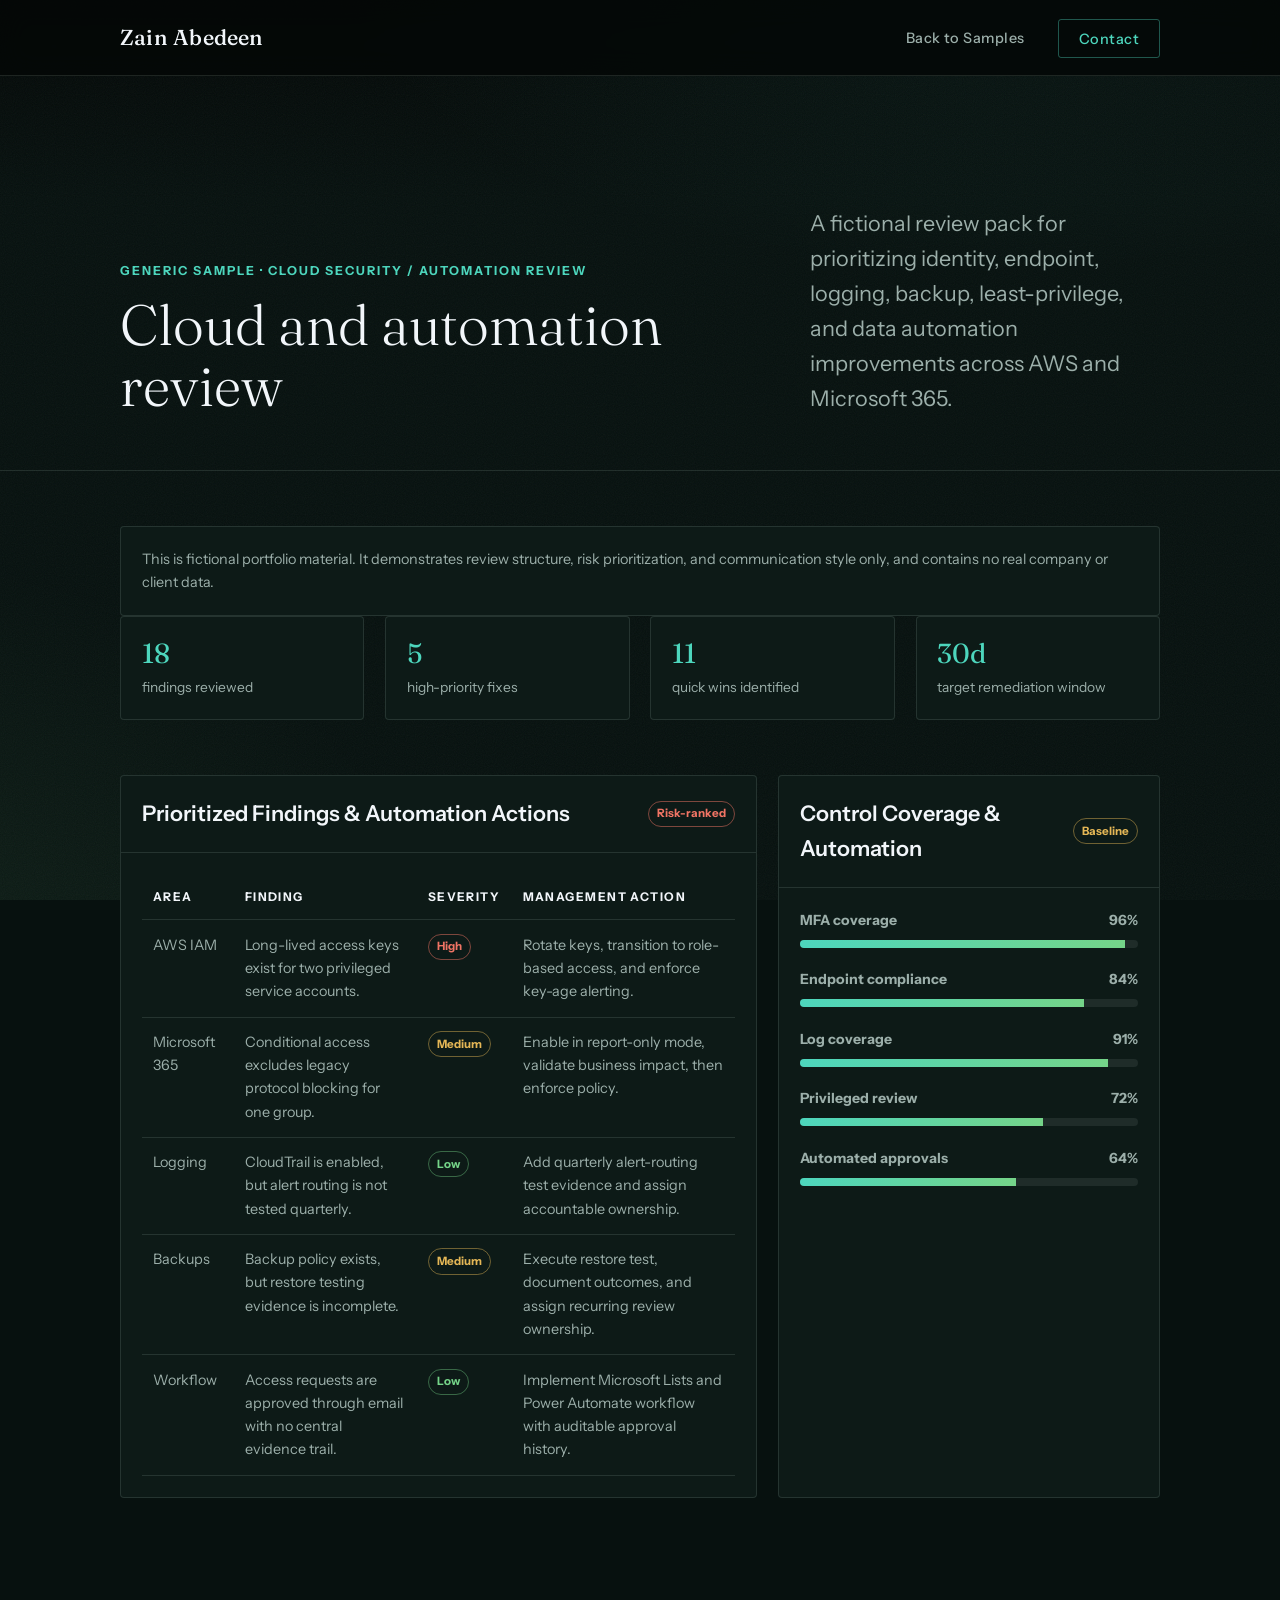
<file: samples/cloud-security-review.html>
<!doctype html>
<html lang="en">
<head>
  <meta charset="UTF-8">
  <meta name="viewport" content="width=device-width, initial-scale=1.0">
  <meta name="description" content="Generic portfolio sample: AWS and Microsoft 365 cloud security, controls assurance, and automation review pack.">
  <title>Sample Project - Cloud and Automation Review</title>
  <link rel="preconnect" href="https://fonts.googleapis.com">
  <link rel="preconnect" href="https://fonts.gstatic.com" crossorigin>
  <link href="https://fonts.googleapis.com/css2?family=Fraunces:ital,opsz,wght@0,9..144,300;0,9..144,400;0,9..144,500;1,9..144,300;1,9..144,400&family=Instrument+Sans:ital,wght@0,400;0,500;0,600;1,400&display=swap" rel="stylesheet">
  <link rel="stylesheet" href="../styles.css">
</head>
<body class="sample-page">
  <header class="nav">
    <div class="container nav-inner">
      <a href="../index.html#top" class="wordmark">Zain&nbsp;Abedeen</a>
      <nav aria-label="Sample navigation">
        <ul class="nav-links">
          <li><a href="../index.html#samples" class="nav-link">Back to Samples</a></li>
          <li><a href="../index.html#contact" class="nav-link nav-link-cta">Contact</a></li>
        </ul>
      </nav>
    </div>
  </header>

  <main>
    <section class="sample-hero">
      <div class="container">
        <div>
          <p class="sample-label">Generic sample · Cloud Security / automation review</p>
          <h1>Cloud and automation review</h1>
        </div>
        <p class="sample-summary">A fictional review pack for prioritizing identity, endpoint, logging, backup, least-privilege, and data automation improvements across AWS and Microsoft 365.</p>
      </div>
    </section>

    <section class="sample-shell">
      <div class="container">
        <p class="sample-disclaimer">This is fictional portfolio material. It demonstrates review structure, risk prioritization, and communication style only, and contains no real company or client data.</p>

        <div class="sample-grid">
          <div class="metric-card"><strong>18</strong><span>findings reviewed</span></div>
          <div class="metric-card"><strong>5</strong><span>high-priority fixes</span></div>
          <div class="metric-card"><strong>11</strong><span>quick wins identified</span></div>
          <div class="metric-card"><strong>30d</strong><span>target remediation window</span></div>
        </div>

        <div class="sample-panels">
          <article class="sample-panel">
            <div class="panel-head">
              <h2>Prioritized Findings &amp; Automation Actions</h2>
              <span class="pill high">Risk-ranked</span>
            </div>
            <div class="panel-body">
              <table class="sample-table">
                <thead>
                  <tr>
                    <th>Area</th>
                    <th>Finding</th>
                    <th>Severity</th>
                    <th>Management action</th>
                  </tr>
                </thead>
                <tbody>
                  <tr>
                    <td>AWS IAM</td>
                    <td>Long-lived access keys exist for two privileged service accounts.</td>
                    <td><span class="pill high">High</span></td>
                    <td>Rotate keys, transition to role-based access, and enforce key-age alerting.</td>
                  </tr>
                  <tr>
                    <td>Microsoft 365</td>
                    <td>Conditional access excludes legacy protocol blocking for one group.</td>
                    <td><span class="pill medium">Medium</span></td>
                    <td>Enable in report-only mode, validate business impact, then enforce policy.</td>
                  </tr>
                  <tr>
                    <td>Logging</td>
                    <td>CloudTrail is enabled, but alert routing is not tested quarterly.</td>
                    <td><span class="pill low">Low</span></td>
                    <td>Add quarterly alert-routing test evidence and assign accountable ownership.</td>
                  </tr>
                  <tr>
                    <td>Backups</td>
                    <td>Backup policy exists, but restore testing evidence is incomplete.</td>
                    <td><span class="pill medium">Medium</span></td>
                    <td>Execute restore test, document outcomes, and assign recurring review ownership.</td>
                  </tr>
                  <tr>
                    <td>Workflow</td>
                    <td>Access requests are approved through email with no central evidence trail.</td>
                    <td><span class="pill low">Low</span></td>
                    <td>Implement Microsoft Lists and Power Automate workflow with auditable approval history.</td>
                  </tr>
                </tbody>
              </table>
            </div>
          </article>

          <aside class="sample-panel">
            <div class="panel-head">
              <h2>Control Coverage &amp; Automation</h2>
              <span class="pill review">Baseline</span>
            </div>
            <div class="panel-body">
              <div class="bar-list">
                <div class="bar-row"><span><b>MFA coverage</b><b>96%</b></span><div class="bar"><i style="--w:96%"></i></div></div>
                <div class="bar-row"><span><b>Endpoint compliance</b><b>84%</b></span><div class="bar"><i style="--w:84%"></i></div></div>
                <div class="bar-row"><span><b>Log coverage</b><b>91%</b></span><div class="bar"><i style="--w:91%"></i></div></div>
                <div class="bar-row"><span><b>Privileged review</b><b>72%</b></span><div class="bar"><i style="--w:72%"></i></div></div>
                <div class="bar-row"><span><b>Automated approvals</b><b>64%</b></span><div class="bar"><i style="--w:64%"></i></div></div>
              </div>
            </div>
          </aside>
        </div>
      </div>
    </section>
  </main>
</body>
</html>
</file>
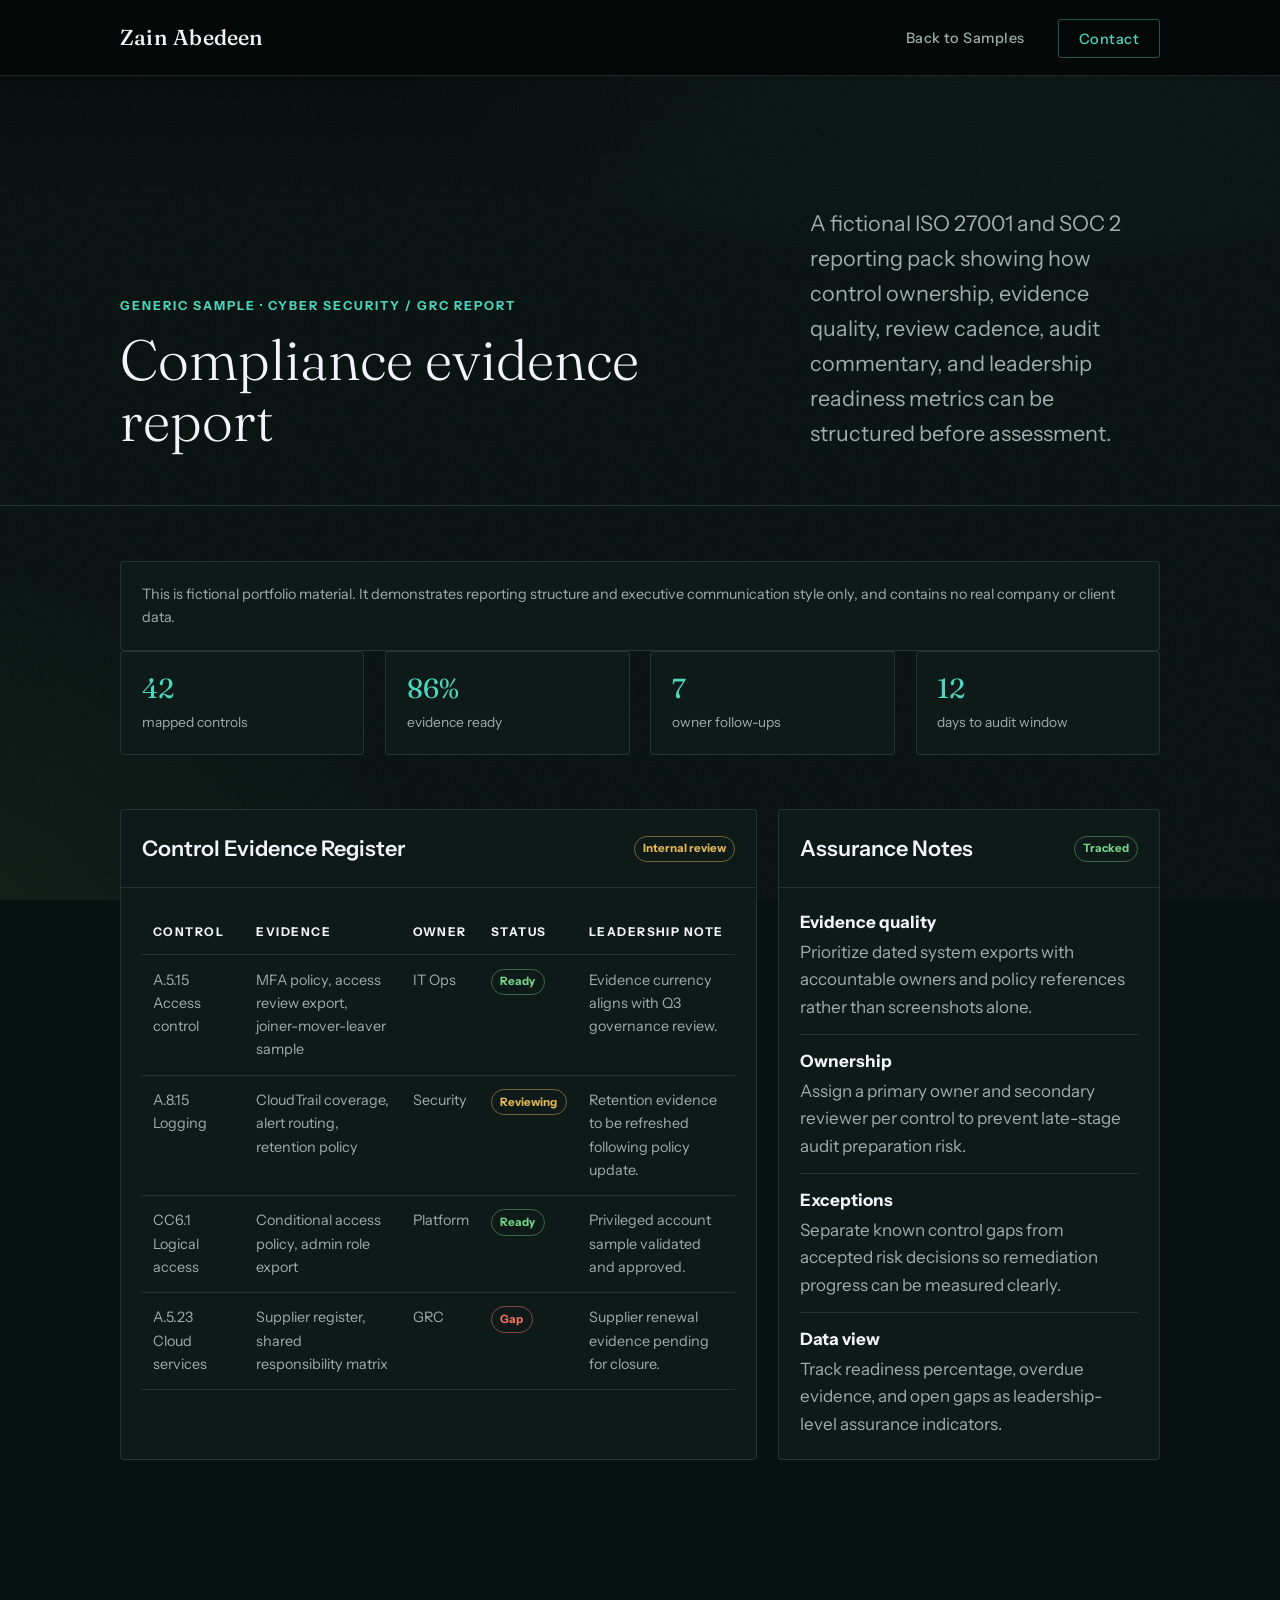
<file: samples/compliance-evidence-pack.html>
<!doctype html>
<html lang="en">
<head>
  <meta charset="UTF-8">
  <meta name="viewport" content="width=device-width, initial-scale=1.0">
  <meta name="description" content="Generic portfolio sample: ISO 27001 and SOC 2 compliance evidence reporting for leadership and audit readiness.">
  <title>Sample Project - Compliance Evidence Report</title>
  <link rel="preconnect" href="https://fonts.googleapis.com">
  <link rel="preconnect" href="https://fonts.gstatic.com" crossorigin>
  <link href="https://fonts.googleapis.com/css2?family=Fraunces:ital,opsz,wght@0,9..144,300;0,9..144,400;0,9..144,500;1,9..144,300;1,9..144,400&family=Instrument+Sans:ital,wght@0,400;0,500;0,600;1,400&display=swap" rel="stylesheet">
  <link rel="stylesheet" href="../styles.css">
</head>
<body class="sample-page">
  <header class="nav">
    <div class="container nav-inner">
      <a href="../index.html#top" class="wordmark">Zain&nbsp;Abedeen</a>
      <nav aria-label="Sample navigation">
        <ul class="nav-links">
          <li><a href="../index.html#samples" class="nav-link">Back to Samples</a></li>
          <li><a href="../index.html#contact" class="nav-link nav-link-cta">Contact</a></li>
        </ul>
      </nav>
    </div>
  </header>

  <main>
    <section class="sample-hero">
      <div class="container">
        <div>
          <p class="sample-label">Generic sample · Cyber Security / GRC report</p>
          <h1>Compliance evidence report</h1>
        </div>
        <p class="sample-summary">A fictional ISO 27001 and SOC 2 reporting pack showing how control ownership, evidence quality, review cadence, audit commentary, and leadership readiness metrics can be structured before assessment.</p>
      </div>
    </section>

    <section class="sample-shell">
      <div class="container">
        <p class="sample-disclaimer">This is fictional portfolio material. It demonstrates reporting structure and executive communication style only, and contains no real company or client data.</p>

        <div class="sample-grid">
          <div class="metric-card"><strong>42</strong><span>mapped controls</span></div>
          <div class="metric-card"><strong>86%</strong><span>evidence ready</span></div>
          <div class="metric-card"><strong>7</strong><span>owner follow-ups</span></div>
          <div class="metric-card"><strong>12</strong><span>days to audit window</span></div>
        </div>

        <div class="sample-panels">
          <article class="sample-panel">
            <div class="panel-head">
              <h2>Control Evidence Register</h2>
              <span class="pill review">Internal review</span>
            </div>
            <div class="panel-body">
              <table class="sample-table">
                <thead>
                  <tr>
                    <th>Control</th>
                    <th>Evidence</th>
                    <th>Owner</th>
                    <th>Status</th>
                    <th>Leadership note</th>
                  </tr>
                </thead>
                <tbody>
                  <tr>
                    <td>A.5.15 Access control</td>
                    <td>MFA policy, access review export, joiner-mover-leaver sample</td>
                    <td>IT Ops</td>
                    <td><span class="pill ready">Ready</span></td>
                    <td>Evidence currency aligns with Q3 governance review.</td>
                  </tr>
                  <tr>
                    <td>A.8.15 Logging</td>
                    <td>CloudTrail coverage, alert routing, retention policy</td>
                    <td>Security</td>
                    <td><span class="pill review">Reviewing</span></td>
                    <td>Retention evidence to be refreshed following policy update.</td>
                  </tr>
                  <tr>
                    <td>CC6.1 Logical access</td>
                    <td>Conditional access policy, admin role export</td>
                    <td>Platform</td>
                    <td><span class="pill ready">Ready</span></td>
                    <td>Privileged account sample validated and approved.</td>
                  </tr>
                  <tr>
                    <td>A.5.23 Cloud services</td>
                    <td>Supplier register, shared responsibility matrix</td>
                    <td>GRC</td>
                    <td><span class="pill blocked">Gap</span></td>
                    <td>Supplier renewal evidence pending for closure.</td>
                  </tr>
                </tbody>
              </table>
            </div>
          </article>

          <aside class="sample-panel">
            <div class="panel-head">
              <h2>Assurance Notes</h2>
              <span class="pill ready">Tracked</span>
            </div>
            <div class="panel-body">
              <ul class="note-list">
                <li><strong>Evidence quality</strong>Prioritize dated system exports with accountable owners and policy references rather than screenshots alone.</li>
                <li><strong>Ownership</strong>Assign a primary owner and secondary reviewer per control to prevent late-stage audit preparation risk.</li>
                <li><strong>Exceptions</strong>Separate known control gaps from accepted risk decisions so remediation progress can be measured clearly.</li>
                <li><strong>Data view</strong>Track readiness percentage, overdue evidence, and open gaps as leadership-level assurance indicators.</li>
              </ul>
            </div>
          </aside>
        </div>
      </div>
    </section>
  </main>
</body>
</html>
</file>
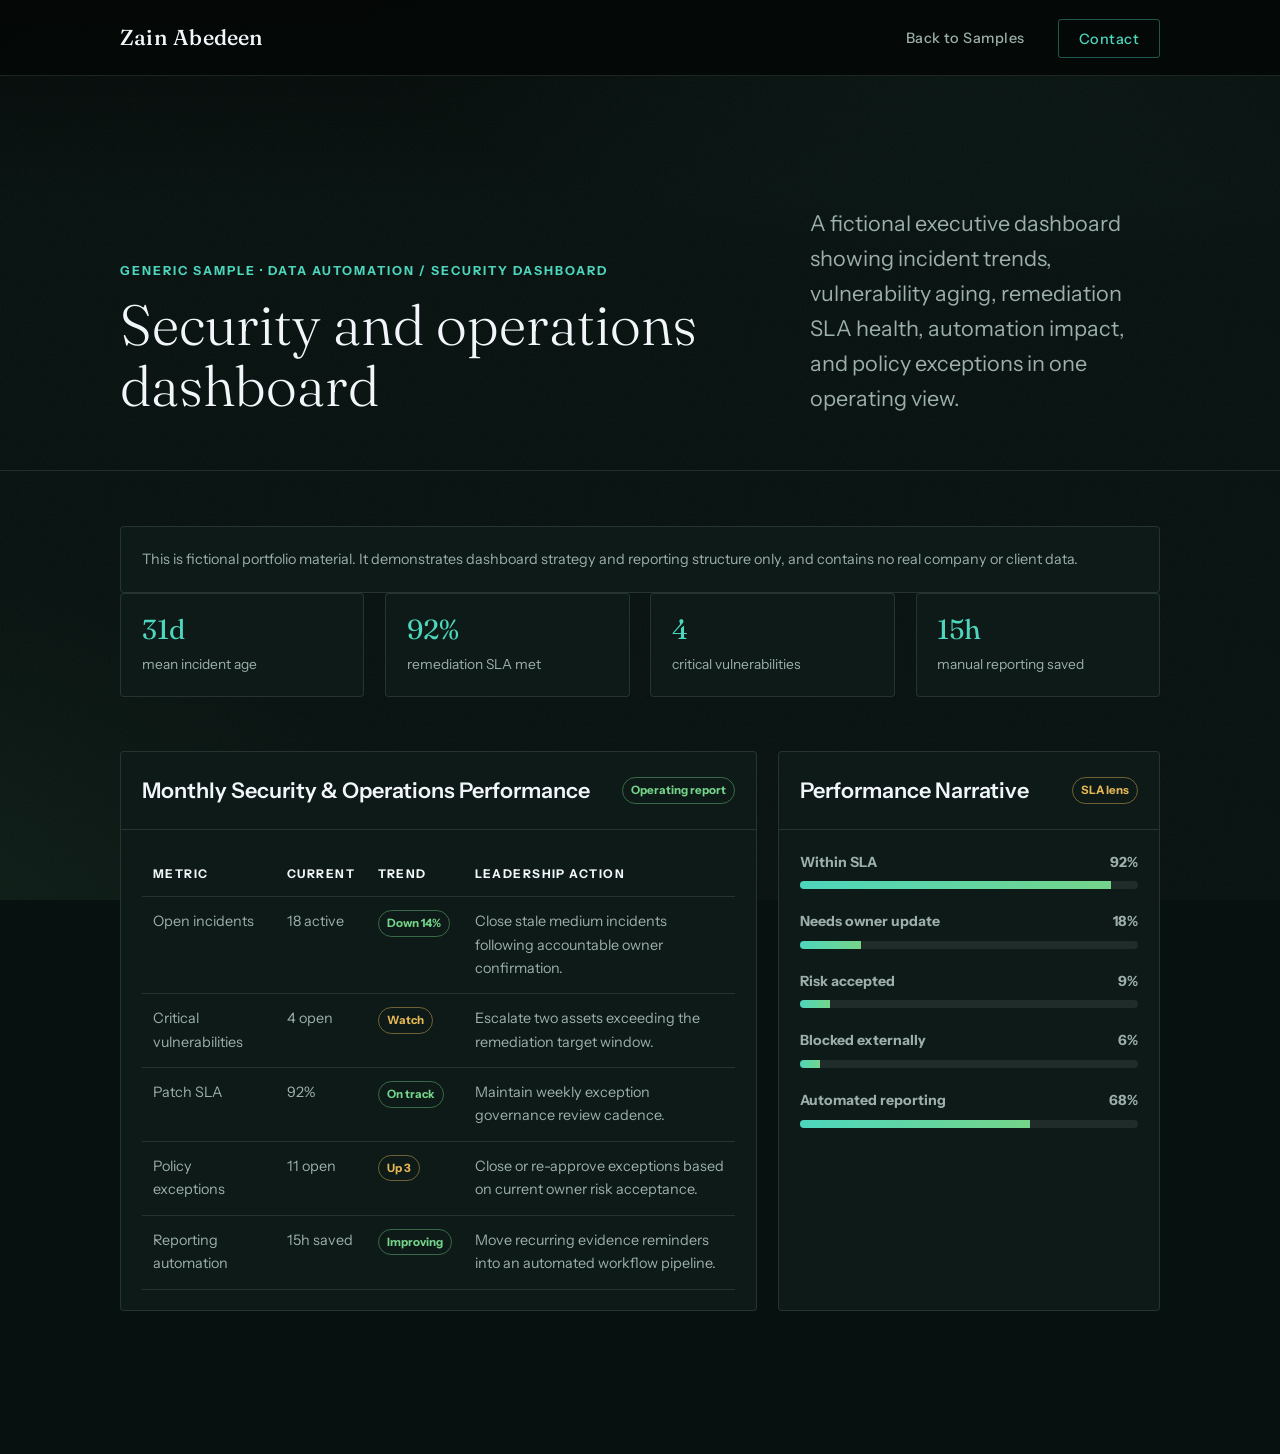
<file: samples/security-metrics-dashboard.html>
<!doctype html>
<html lang="en">
<head>
  <meta charset="UTF-8">
  <meta name="viewport" content="width=device-width, initial-scale=1.0">
  <meta name="description" content="Generic portfolio sample: security, data automation, and operations metrics dashboard for leadership reporting.">
  <title>Sample Project - Security and Operations Dashboard</title>
  <link rel="preconnect" href="https://fonts.googleapis.com">
  <link rel="preconnect" href="https://fonts.gstatic.com" crossorigin>
  <link href="https://fonts.googleapis.com/css2?family=Fraunces:ital,opsz,wght@0,9..144,300;0,9..144,400;0,9..144,500;1,9..144,300;1,9..144,400&family=Instrument+Sans:ital,wght@0,400;0,500;0,600;1,400&display=swap" rel="stylesheet">
  <link rel="stylesheet" href="../styles.css">
</head>
<body class="sample-page">
  <header class="nav">
    <div class="container nav-inner">
      <a href="../index.html#top" class="wordmark">Zain&nbsp;Abedeen</a>
      <nav aria-label="Sample navigation">
        <ul class="nav-links">
          <li><a href="../index.html#samples" class="nav-link">Back to Samples</a></li>
          <li><a href="../index.html#contact" class="nav-link nav-link-cta">Contact</a></li>
        </ul>
      </nav>
    </div>
  </header>

  <main>
    <section class="sample-hero">
      <div class="container">
        <div>
          <p class="sample-label">Generic sample · Data Automation / security dashboard</p>
          <h1>Security and operations dashboard</h1>
        </div>
        <p class="sample-summary">A fictional executive dashboard showing incident trends, vulnerability aging, remediation SLA health, automation impact, and policy exceptions in one operating view.</p>
      </div>
    </section>

    <section class="sample-shell">
      <div class="container">
        <p class="sample-disclaimer">This is fictional portfolio material. It demonstrates dashboard strategy and reporting structure only, and contains no real company or client data.</p>

        <div class="sample-grid">
          <div class="metric-card"><strong>31d</strong><span>mean incident age</span></div>
          <div class="metric-card"><strong>92%</strong><span>remediation SLA met</span></div>
          <div class="metric-card"><strong>4</strong><span>critical vulnerabilities</span></div>
          <div class="metric-card"><strong>15h</strong><span>manual reporting saved</span></div>
        </div>

        <div class="sample-panels">
          <article class="sample-panel">
            <div class="panel-head">
              <h2>Monthly Security &amp; Operations Performance</h2>
              <span class="pill on-track">Operating report</span>
            </div>
            <div class="panel-body">
              <table class="sample-table">
                <thead>
                  <tr>
                    <th>Metric</th>
                    <th>Current</th>
                    <th>Trend</th>
                    <th>Leadership action</th>
                  </tr>
                </thead>
                <tbody>
                  <tr>
                    <td>Open incidents</td>
                    <td>18 active</td>
                    <td><span class="pill down">Down 14%</span></td>
                    <td>Close stale medium incidents following accountable owner confirmation.</td>
                  </tr>
                  <tr>
                    <td>Critical vulnerabilities</td>
                    <td>4 open</td>
                    <td><span class="pill watch">Watch</span></td>
                    <td>Escalate two assets exceeding the remediation target window.</td>
                  </tr>
                  <tr>
                    <td>Patch SLA</td>
                    <td>92%</td>
                    <td><span class="pill on-track">On track</span></td>
                    <td>Maintain weekly exception governance review cadence.</td>
                  </tr>
                  <tr>
                    <td>Policy exceptions</td>
                    <td>11 open</td>
                    <td><span class="pill medium">Up 3</span></td>
                    <td>Close or re-approve exceptions based on current owner risk acceptance.</td>
                  </tr>
                  <tr>
                    <td>Reporting automation</td>
                    <td>15h saved</td>
                    <td><span class="pill on-track">Improving</span></td>
                    <td>Move recurring evidence reminders into an automated workflow pipeline.</td>
                  </tr>
                </tbody>
              </table>
            </div>
          </article>

          <aside class="sample-panel">
            <div class="panel-head">
              <h2>Performance Narrative</h2>
              <span class="pill review">SLA lens</span>
            </div>
            <div class="panel-body">
              <div class="bar-list">
                <div class="bar-row"><span><b>Within SLA</b><b>92%</b></span><div class="bar"><i style="--w:92%"></i></div></div>
                <div class="bar-row"><span><b>Needs owner update</b><b>18%</b></span><div class="bar"><i style="--w:18%"></i></div></div>
                <div class="bar-row"><span><b>Risk accepted</b><b>9%</b></span><div class="bar"><i style="--w:9%"></i></div></div>
                <div class="bar-row"><span><b>Blocked externally</b><b>6%</b></span><div class="bar"><i style="--w:6%"></i></div></div>
                <div class="bar-row"><span><b>Automated reporting</b><b>68%</b></span><div class="bar"><i style="--w:68%"></i></div></div>
              </div>
            </div>
          </aside>
        </div>
      </div>
    </section>
  </main>
</body>
</html>
</file>
<file: styles.css>
/* ============================================================
   Zain Abedeen - cyber security portfolio
   ------------------------------------------------------------
   Color:   deep ink ground, cool white text, cyan/green
            security accents, and restrained risk-state colors.
   Ratio:   golden ratio phi = 1.618 drives the type scale
            (steps of phi^0.5 ~= 1.272), the spacing ladder, and
            the 61.8/38.2 layout splits.
   Type:    Fraunces (editorial serif) · Instrument Sans (body)
   ============================================================ */

:root {
  --bg: #07110f;
  --bg-deep: #040807;
  --surface: #0d1a17;
  --surface-2: #13241f;
  --border: rgba(181, 208, 195, 0.14);
  --border-strong: rgba(181, 208, 195, 0.28);
  --accent: #4dd6bd;
  --accent-bright: #7df0d7;
  --accent-dim: rgba(77, 214, 189, 0.38);
  --accent-faint: rgba(77, 214, 189, 0.09);
  --risk-low: #75d489;
  --risk-med: #e5b756;
  --risk-high: #f07464;
  /* text */
  --text: #f2f6fa;
  --text-muted: #9cafaa;

  --serif: "Fraunces", Georgia, serif;
  --sans: "Instrument Sans", -apple-system, sans-serif;

  /* type scale - phi^0.5 ~= 1.272 per step */
  --fs-0: 1.0625rem;  /* 17   body        */
  --fs-1: 1.35rem;    /* 21.6             */
  --fs-2: 1.72rem;    /* 27.5             */
  --fs-3: 2.19rem;    /* 35               */
  --fs-4: 2.78rem;    /* 44.5             */
  --fs-5: 3.54rem;    /* 56.6             */
  --fs-6: 4.5rem;     /* 72   display     */

  /* spacing ladder - x phi per step */
  --s1: 0.5rem;
  --s2: 0.8rem;
  --s3: 1.3rem;
  --s4: 2.1rem;
  --s5: 3.4rem;
  --s6: 5.5rem;
  --s7: 8.9rem;

  --container: 1120px;
  --nav-h: 76px;
  --ease: cubic-bezier(0.22, 1, 0.36, 1);
}

* { margin: 0; padding: 0; box-sizing: border-box; }

html { scroll-behavior: smooth; scroll-padding-top: calc(var(--nav-h) + 16px); }

body {
  background: var(--bg);
  color: var(--text);
  font-family: var(--sans);
  font-size: var(--fs-0);
  line-height: 1.618;
  -webkit-font-smoothing: antialiased;
  overflow-x: hidden;
}

/* atmosphere - soft security glow over a deep ink ground */
body::before {
  content: "";
  position: fixed;
  inset: 0;
  pointer-events: none;
  z-index: 0;
  background:
    radial-gradient(1100px 560px at 78% -8%, rgba(77, 214, 189, 0.07), transparent 62%),
    radial-gradient(1000px 700px at -12% 108%, rgba(117, 212, 137, 0.08), transparent 60%),
    linear-gradient(180deg, var(--bg-deep) 0%, var(--bg) 22%);
}

/* film grain - tactile depth over the gradients */
body::after {
  content: "";
  position: fixed;
  inset: 0;
  pointer-events: none;
  z-index: 0;
  opacity: 0.05;
  background-image: url("data:image/svg+xml,%3Csvg xmlns='http://www.w3.org/2000/svg' width='160' height='160'%3E%3Cfilter id='n'%3E%3CfeTurbulence type='fractalNoise' baseFrequency='0.9' numOctaves='2' stitchTiles='stitch'/%3E%3C/filter%3E%3Crect width='100%25' height='100%25' filter='url(%23n)'/%3E%3C/svg%3E");
}

/* ambient fx layers - above the gradients, below content */
#fx-grid,
#spotlight {
  position: fixed;
  inset: 0;
  z-index: 0;
  pointer-events: none;
}
#fx-grid { width: 100%; height: 100%; opacity: 0.55; }
#spotlight {
  background: radial-gradient(340px 340px at var(--mx, -500px) var(--my, -500px),
              rgba(77, 214, 189, 0.11), transparent 70%);
  opacity: 0;
  transition: opacity 0.4s ease;
}

main, .footer, .nav, .mobile-menu { position: relative; z-index: 1; }

.container {
  max-width: var(--container);
  margin: 0 auto;
  padding: 0 clamp(1.25rem, 4vw, 2.5rem);
}

::selection { background: var(--accent-dim); color: var(--text); }

a { color: var(--accent); text-decoration: none; }
a:hover { text-decoration: underline; text-underline-offset: 3px; }

:focus-visible {
  outline: 2px solid var(--accent);
  outline-offset: 3px;
  border-radius: 2px;
}

.muted { color: var(--text-muted); }

.skip-link {
  position: absolute;
  left: -9999px;
  top: 0;
  background: var(--accent);
  color: var(--bg);
  padding: var(--s1) var(--s3);
  z-index: 100;
}
.skip-link:focus { left: 0; }

/* ---------- nav ---------- */
.nav {
  position: fixed;
  top: 0;
  left: 0;
  right: 0;
  height: var(--nav-h);
  background: rgba(4, 8, 7, 0.84);
  backdrop-filter: blur(14px);
  -webkit-backdrop-filter: blur(14px);
  border-bottom: 1px solid var(--border);
  z-index: 50;
}

.nav-inner {
  height: var(--nav-h);
  display: flex;
  align-items: center;
  justify-content: space-between;
}

.wordmark {
  font-family: var(--serif);
  font-size: var(--fs-1);
  font-weight: 500;
  color: var(--text);
  letter-spacing: 0.01em;
}
.wordmark:hover { text-decoration: none; }

.nav-links {
  display: flex;
  align-items: center;
  gap: var(--s4);
  list-style: none;
}

.nav-link {
  color: var(--text-muted);
  font-size: 0.9rem;
  font-weight: 500;
  letter-spacing: 0.03em;
  padding: var(--s1) 0;
  transition: color 0.25s var(--ease);
}
.nav-link:hover,
.nav-link.active { color: var(--text); text-decoration: none; }

.nav-link-cta {
  color: var(--accent);
  border: 1px solid var(--accent-dim);
  padding: 0.6rem 1.25rem;
  border-radius: 3px;
  transition: background 0.25s var(--ease), color 0.25s var(--ease), box-shadow 0.25s var(--ease);
}
.nav-link-cta:hover,
.nav-link-cta.active {
  background: var(--accent);
  color: var(--bg);
  box-shadow: 0 4px 24px rgba(63, 191, 178, 0.25);
}

.nav-progress {
  position: absolute;
  left: 0;
  bottom: -1px;
  height: 2px;
  width: 0%;
  background: linear-gradient(90deg, var(--accent), var(--accent-bright));
  box-shadow: 0 0 12px var(--accent-dim);
}

.menu-toggle {
  display: none;
  flex-direction: column;
  gap: 7px;
  background: none;
  border: 0;
  padding: 10px;
  cursor: pointer;
}
.menu-toggle span {
  display: block;
  width: 24px;
  height: 1.5px;
  background: var(--text);
  transition: transform 0.25s var(--ease);
}
.menu-toggle[aria-expanded="true"] span:first-child { transform: translateY(4.25px) rotate(45deg); }
.menu-toggle[aria-expanded="true"] span:last-child { transform: translateY(-4.25px) rotate(-45deg); }

.mobile-menu {
  position: fixed;
  top: var(--nav-h);
  left: 0;
  right: 0;
  background: var(--surface);
  border-bottom: 1px solid var(--border);
  padding: var(--s2) 0 var(--s3);
  transform: translateY(-8px);
  opacity: 0;
  visibility: hidden;
  transition: transform 0.3s var(--ease), opacity 0.3s var(--ease), visibility 0.3s;
  z-index: 49;
}
.mobile-menu.open { transform: translateY(0); opacity: 1; visibility: visible; }
.mobile-menu ul { list-style: none; }
.mobile-menu a {
  display: block;
  padding: var(--s2) clamp(1.25rem, 4vw, 2.5rem);
  color: var(--text);
  font-family: var(--serif);
  font-size: var(--fs-1);
}

/* ---------- hero ---------- */
.hero {
  padding: calc(var(--nav-h) + clamp(var(--s6), 13vh, var(--s7))) 0 clamp(var(--s5), 10vh, var(--s6));
}

/* golden-section column: content occupies ~61.8% of the container */
.hero .container > * { max-width: 61.8%; }

.eyebrow {
  color: var(--accent);
  font-size: 0.8rem;
  font-weight: 600;
  letter-spacing: 0.16em;
  text-transform: uppercase;
  margin-bottom: var(--s4);
}

.hero-headline {
  font-family: var(--serif);
  font-weight: 300;
  font-size: clamp(var(--fs-4), 6.5vw, var(--fs-6));
  line-height: 1.05;
  letter-spacing: -0.015em;
}
.hero-headline em {
  font-style: italic;
  font-weight: 400;
  color: var(--accent);
}

#rotator {
  display: inline-block;
  transition: opacity 0.32s var(--ease), transform 0.32s var(--ease);
}

.hero-lead {
  margin-top: var(--s4);
  max-width: 33rem;
  font-size: var(--fs-1);
  line-height: 1.618;
  color: var(--text-muted);
}

.hero-story {
  margin-top: var(--s3);
  max-width: 36rem;
  color: var(--text-muted);
  font-size: 1rem;
  line-height: 1.68;
}

.hero-ctas {
  margin-top: var(--s5);
  display: flex;
  flex-wrap: wrap;
  gap: var(--s2);
}

.btn {
  display: inline-block;
  font-size: 0.98rem;
  font-weight: 600;
  letter-spacing: 0.02em;
  padding: 1rem 2.1rem;
  border-radius: 3px;
  transition: background 0.25s var(--ease), color 0.25s var(--ease),
              border-color 0.25s var(--ease), box-shadow 0.25s var(--ease),
              transform 0.25s var(--ease);
}
.btn:hover { text-decoration: none; transform: translateY(-1px); }

.btn-primary {
  background: var(--accent);
  color: var(--bg);
  border: 1px solid var(--accent);
  box-shadow: 0 6px 28px rgba(63, 191, 178, 0.22);
}
.btn-primary:hover {
  background: var(--accent-bright);
  border-color: var(--accent-bright);
  box-shadow: 0 10px 36px rgba(63, 191, 178, 0.32);
}

.btn-quiet {
  color: var(--text);
  border: 1px solid var(--border-strong);
  background: rgba(158, 180, 214, 0.03);
}
.btn-quiet:hover { border-color: var(--text-muted); background: rgba(158, 180, 214, 0.06); }

.hero-cred {
  margin-top: var(--s5);
  padding-top: var(--s3);
  border-top: 1px solid var(--border);
  color: var(--text-muted);
  font-size: 0.88rem;
  letter-spacing: 0.02em;
  max-width: 33rem;
}

/* ---------- results band ---------- */
.results {
  border-top: 1px solid var(--border);
  border-bottom: 1px solid var(--border);
  background: linear-gradient(180deg, rgba(13, 26, 23, 0.66), rgba(13, 26, 23, 0.25));
}

.results-grid {
  display: grid;
  grid-template-columns: repeat(4, 1fr);
  gap: var(--s3);
  padding: var(--s5) 0;
}

.result dt {
  font-family: var(--serif);
  font-weight: 400;
  font-size: var(--fs-3);
  line-height: 1.1;
  color: var(--accent);
  font-variant-numeric: tabular-nums;
}

.result dd {
  margin-top: var(--s1);
  font-size: 0.9rem;
  color: var(--text-muted);
  max-width: 18ch;
}

/* ---------- sections ---------- */
.section { padding: clamp(var(--s6), 10vh, var(--s7)) 0; }
.section + .section { border-top: 1px solid var(--border); }

.section-head {
  display: flex;
  align-items: baseline;
  gap: var(--s3);
  margin-bottom: clamp(var(--s5), 6vh, var(--s6));
}

.section-no {
  font-size: 0.8rem;
  font-weight: 600;
  letter-spacing: 0.14em;
  color: var(--accent);
}

.section-title {
  font-family: var(--serif);
  font-weight: 400;
  font-size: clamp(var(--fs-2), 3.2vw, var(--fs-3));
  letter-spacing: -0.01em;
}

/* ---------- services ---------- */
.services-grid {
  display: grid;
  grid-template-columns: repeat(3, 1fr);
  gap: var(--s3);
}

.service {
  background: var(--surface);
  border: 1px solid var(--border);
  border-radius: 4px;
  padding: var(--s4) var(--s4) var(--s5);
  position: relative;
  transition: transform 0.3s var(--ease), border-color 0.3s var(--ease),
              box-shadow 0.3s var(--ease), background 0.3s var(--ease);
}
.service::before {
  content: "";
  position: absolute;
  top: 0;
  left: var(--s4);
  right: var(--s4);
  height: 1px;
  background: linear-gradient(90deg, var(--accent-dim), transparent);
  opacity: 0;
  transition: opacity 0.3s var(--ease);
}
.service:hover {
  background: var(--surface-2);
  border-color: var(--border-strong);
  transform: translateY(-3px);
  box-shadow: 0 18px 44px rgba(4, 10, 20, 0.5);
}
.service:hover::before { opacity: 1; }

.service h3 {
  font-family: var(--serif);
  font-weight: 400;
  font-size: var(--fs-1);
  line-height: 1.3;
  margin-bottom: var(--s2);
}

.service p {
  color: var(--text-muted);
  font-size: 0.97rem;
}

/* ---------- selected work (case studies) ---------- */
.work-lead {
  color: var(--text-muted);
  font-size: var(--fs-1);
  max-width: 38rem;
  margin-bottom: clamp(var(--s5), 6vh, var(--s6));
}

.case {
  display: grid;
  grid-template-columns: 1.618fr 1fr; /* golden section: text leads */
  gap: clamp(var(--s4), 5vw, var(--s6));
  align-items: start;
  padding: clamp(var(--s5), 6vh, var(--s6)) 0;
  border-top: 1px solid var(--border);
}
.case:first-child { border-top: 0; padding-top: 0; }
.case-flip { grid-template-columns: 1fr 1.618fr; }
.case-flip .case-body { order: 2; }
.case-flip .work-media { order: 1; }

.case-meta {
  font-size: 0.85rem;
  color: var(--text-muted);
  letter-spacing: 0.03em;
  margin-bottom: var(--s2);
  font-variant-numeric: tabular-nums;
}

.case-title {
  font-family: var(--serif);
  font-weight: 400;
  font-size: var(--fs-2);
  line-height: 1.25;
  letter-spacing: -0.01em;
  margin-bottom: var(--s4);
}

.case-block + .case-block { margin-top: var(--s3); }

.case-label {
  font-size: 0.76rem;
  font-weight: 600;
  letter-spacing: 0.14em;
  text-transform: uppercase;
  color: var(--accent);
  margin-bottom: 0.3rem;
}

.case-block p { color: var(--text-muted); font-size: 0.98rem; max-width: 60ch; }

.case-tags {
  margin-top: var(--s4);
  padding-top: var(--s3);
  border-top: 1px solid var(--border);
  font-size: 0.85rem;
  color: var(--text-muted);
  letter-spacing: 0.02em;
}

/* work-sample media slot */
.work-media {
  position: sticky;
  top: calc(var(--nav-h) + var(--s4));
  border: 1px solid var(--border);
  border-radius: 4px;
  background: var(--surface);
  overflow: hidden;
  box-shadow: 0 18px 48px rgba(4, 10, 20, 0.4);
}
.work-media img { display: block; width: 100%; height: auto; }

.work-caption {
  padding: var(--s2) var(--s3);
  border-top: 1px solid var(--border);
  font-size: 0.85rem;
  color: var(--text-muted);
}

.sample-link {
  display: inline-block;
  margin-top: var(--s4);
  color: var(--bg);
  background: var(--accent);
  border: 1px solid var(--accent);
  border-radius: 3px;
  padding: 0.78rem 1rem;
  font-size: 0.88rem;
  font-weight: 700;
  letter-spacing: 0.03em;
}
.sample-link:hover {
  background: var(--accent-bright);
  border-color: var(--accent-bright);
  text-decoration: none;
}

.sample-preview {
  padding: var(--s4);
  background:
    linear-gradient(135deg, rgba(77, 214, 189, 0.12), transparent 44%),
    repeating-linear-gradient(0deg, rgba(242, 246, 250, 0.035) 0 1px, transparent 1px 42px),
    var(--surface);
}
.sample-kicker {
  color: var(--accent);
  font-size: 0.78rem;
  font-weight: 700;
  letter-spacing: 0.14em;
  text-transform: uppercase;
}
.sample-preview-title {
  margin-top: var(--s1);
  font-family: var(--serif);
  font-size: var(--fs-1);
  font-weight: 400;
}
.control-table {
  margin-top: var(--s4);
  border: 1px solid var(--border);
  border-radius: 4px;
  overflow: hidden;
}
.control-row {
  display: grid;
  grid-template-columns: 0.85fr 1.35fr 0.8fr;
  gap: var(--s2);
  align-items: center;
  min-height: 48px;
  padding: 0.72rem var(--s2);
  border-bottom: 1px solid var(--border);
  color: var(--text-muted);
  font-size: 0.82rem;
}
.control-row:last-child { border-bottom: 0; }
.control-row span:first-child {
  color: var(--text);
  font-weight: 700;
  font-variant-numeric: tabular-nums;
}
.status-chip {
  justify-self: start;
  color: var(--accent-bright);
  border: 1px solid var(--accent-dim);
  border-radius: 999px;
  padding: 0.18rem 0.52rem;
  font-size: 0.72rem;
  font-weight: 700;
  line-height: 1.2;
}
.sample-preview-link {
  display: inline-block;
  margin-top: var(--s3);
  color: var(--accent);
  font-size: 0.88rem;
  font-weight: 700;
}

/* ---------- background strip (compact history) ---------- */
.bg-strip {
  margin-top: clamp(var(--s5), 6vh, var(--s6));
  padding-top: var(--s4);
  border-top: 1px solid var(--border);
}

.bg-strip-title {
  font-size: 0.8rem;
  font-weight: 600;
  letter-spacing: 0.14em;
  text-transform: uppercase;
  color: var(--accent);
  margin-bottom: var(--s3);
}

.bg-lines {
  list-style: none;
  display: grid;
  grid-template-columns: 1fr 1fr;
  gap: var(--s1) var(--s5);
}

.bg-lines li {
  font-size: 0.92rem;
  color: var(--text-muted);
  padding: 0.35rem 0;
  border-bottom: 1px solid var(--border);
  font-variant-numeric: tabular-nums;
}
.bg-lines li > span:first-child { color: var(--text); font-weight: 500; }

/* ---------- about ---------- */
.about-grid {
  display: grid;
  grid-template-columns: 1.618fr 1fr; /* golden section */
  gap: clamp(var(--s5), 6vw, var(--s6));
}

.about-bio p {
  font-size: var(--fs-0);
  color: var(--text-muted);
}
.about-bio p:first-child {
  color: var(--text);
  font-family: var(--serif);
  font-weight: 300;
  font-size: var(--fs-2);
  line-height: 1.45;
}
.about-bio p + p { margin-top: var(--s3); }

.about-side { display: flex; flex-direction: column; gap: var(--s4); }

.about-block h4 {
  font-size: 0.8rem;
  font-weight: 600;
  letter-spacing: 0.14em;
  text-transform: uppercase;
  color: var(--accent);
  margin-bottom: var(--s2);
}

.about-block p {
  font-size: 0.95rem;
  color: var(--text-muted);
  padding-bottom: var(--s2);
  margin-bottom: var(--s2);
  border-bottom: 1px solid var(--border);
}
.about-block p:last-child { border-bottom: 0; margin-bottom: 0; padding-bottom: 0; }
.about-block .muted { font-size: 0.88rem; }

.cap-label {
  display: block;
  font-weight: 600;
  color: var(--text);
  margin-bottom: 0.15rem;
}

/* ---------- booking ---------- */
.section-book {
  background: linear-gradient(180deg, var(--surface) 0%, var(--bg) 100%);
  border-top: 1px solid var(--border);
}

.book-lead {
  color: var(--text-muted);
  font-size: var(--fs-1);
  max-width: 36rem;
  margin-bottom: var(--s5);
}

.calendly-wrap {
  border: 1px solid var(--border);
  border-radius: 4px;
  background: var(--surface);
  overflow: hidden;
  box-shadow: 0 24px 64px rgba(4, 10, 20, 0.45);
}

.contact-panel {
  display: flex;
  flex-wrap: wrap;
  gap: var(--s2);
}

.book-fallback {
  margin-top: var(--s4);
  font-size: 0.92rem;
  color: var(--text-muted);
}

/* ---------- footer ---------- */
.footer {
  border-top: 1px solid var(--border);
  background: var(--bg-deep);
  padding: var(--s5) 0 var(--s4);
}

.footer-grid {
  display: flex;
  justify-content: space-between;
  flex-wrap: wrap;
  gap: var(--s4);
}

.footer-col .wordmark { display: block; margin-bottom: var(--s2); }
.footer-col .muted { font-size: 0.92rem; }

.footer-col a {
  display: block;
  color: var(--text-muted);
  font-size: 0.95rem;
  margin-bottom: var(--s1);
  transition: color 0.25s var(--ease);
}
.footer-col a:hover { color: var(--accent); text-decoration: none; }

.footer-copy {
  margin-top: var(--s5);
  padding-top: var(--s3);
  border-top: 1px solid var(--border);
  color: var(--text-muted);
  font-size: 0.82rem;
}

/* ---------- reveal on scroll ---------- */
.reveal {
  opacity: 0;
  transform: translateY(18px);
  transition: opacity 0.8s var(--ease) var(--d, 0s), transform 0.8s var(--ease) var(--d, 0s);
}
.reveal.in { opacity: 1; transform: none; }

@media (prefers-reduced-motion: reduce) {
  html { scroll-behavior: auto; }
  .reveal { opacity: 1; transform: none; transition: none; }
  .btn, .service { transition: none; }
  #fx-grid, #spotlight { display: none; }
}

/* ---------- standalone sample pages ---------- */
.sample-page .nav { position: sticky; }

.sample-hero {
  padding: calc(var(--nav-h) + var(--s5)) 0 var(--s5);
  border-bottom: 1px solid var(--border);
}
.sample-hero .container {
  display: grid;
  grid-template-columns: 1.45fr 0.8fr;
  gap: var(--s5);
  align-items: end;
}
.sample-label {
  color: var(--accent);
  font-size: 0.78rem;
  font-weight: 700;
  letter-spacing: 0.16em;
  text-transform: uppercase;
}
.sample-hero h1 {
  margin-top: var(--s2);
  font-family: var(--serif);
  font-size: clamp(var(--fs-3), 5vw, var(--fs-5));
  font-weight: 300;
  line-height: 1.08;
}
.sample-summary {
  color: var(--text-muted);
  font-size: var(--fs-1);
  max-width: 42rem;
}
.sample-disclaimer {
  border: 1px solid var(--border);
  background: var(--surface);
  border-radius: 4px;
  padding: var(--s3);
  color: var(--text-muted);
  font-size: 0.9rem;
}
.sample-shell {
  padding: var(--s5) 0 var(--s7);
}
.sample-grid {
  display: grid;
  grid-template-columns: repeat(4, 1fr);
  gap: var(--s3);
  margin-bottom: var(--s5);
}
.metric-card,
.sample-panel {
  border: 1px solid var(--border);
  background: var(--surface);
  border-radius: 4px;
}
.metric-card { padding: var(--s3); }
.metric-card strong {
  display: block;
  font-family: var(--serif);
  font-size: var(--fs-2);
  font-weight: 400;
  color: var(--accent);
  line-height: 1.1;
}
.metric-card span {
  display: block;
  margin-top: var(--s1);
  color: var(--text-muted);
  font-size: 0.86rem;
}
.sample-panels {
  display: grid;
  grid-template-columns: 1.25fr 0.75fr;
  gap: var(--s3);
}
.sample-panel { overflow: hidden; }
.panel-head {
  display: flex;
  justify-content: space-between;
  gap: var(--s3);
  align-items: center;
  padding: var(--s3);
  border-bottom: 1px solid var(--border);
}
.panel-head h2 {
  font-size: var(--fs-1);
  font-weight: 600;
}
.panel-body { padding: var(--s3); }
.sample-table {
  width: 100%;
  border-collapse: collapse;
  font-size: 0.9rem;
}
.sample-table th,
.sample-table td {
  padding: 0.82rem 0.7rem;
  border-bottom: 1px solid var(--border);
  text-align: left;
  vertical-align: top;
}
.sample-table th {
  color: var(--text);
  font-size: 0.75rem;
  letter-spacing: 0.12em;
  text-transform: uppercase;
}
.sample-table td { color: var(--text-muted); }
.pill {
  display: inline-block;
  border: 1px solid var(--border-strong);
  border-radius: 999px;
  padding: 0.18rem 0.52rem;
  font-size: 0.72rem;
  font-weight: 700;
  color: var(--text);
  white-space: nowrap;
}
.pill.ready,
.pill.low,
.pill.down,
.pill.on-track { color: var(--risk-low); border-color: rgba(117, 212, 137, 0.42); }
.pill.review,
.pill.medium,
.pill.watch { color: var(--risk-med); border-color: rgba(229, 183, 86, 0.46); }
.pill.high,
.pill.blocked { color: var(--risk-high); border-color: rgba(240, 116, 100, 0.5); }
.note-list {
  list-style: none;
  display: grid;
  gap: var(--s2);
}
.note-list li {
  border-bottom: 1px solid var(--border);
  padding-bottom: var(--s2);
  color: var(--text-muted);
}
.note-list li:last-child { border-bottom: 0; padding-bottom: 0; }
.note-list strong {
  display: block;
  color: var(--text);
  margin-bottom: 0.15rem;
}
.bar-list {
  display: grid;
  gap: var(--s3);
}
.bar-row span {
  display: flex;
  justify-content: space-between;
  color: var(--text-muted);
  font-size: 0.88rem;
}
.bar {
  height: 8px;
  margin-top: var(--s1);
  border-radius: 999px;
  background: rgba(242, 246, 250, 0.08);
  overflow: hidden;
}
.bar i {
  display: block;
  height: 100%;
  width: var(--w);
  background: linear-gradient(90deg, var(--accent), var(--risk-low));
}

/* ---------- responsive ---------- */
@media (max-width: 980px) {
  .hero .container > * { max-width: 100%; }
  .services-grid { grid-template-columns: 1fr; }
  .about-grid { grid-template-columns: 1fr; }
  .results-grid { grid-template-columns: repeat(2, 1fr); gap: var(--s4) var(--s3); }
  .case, .case-flip { grid-template-columns: 1fr; }
  .case-flip .case-body { order: 1; }
  .case-flip .work-media { order: 2; }
  .work-media { position: static; }
  .bg-lines { grid-template-columns: 1fr; }
  .sample-hero .container,
  .sample-panels { grid-template-columns: 1fr; }
  .sample-grid { grid-template-columns: repeat(2, 1fr); }
}

@media (max-width: 720px) {
  .nav-links { display: none; }
  .sample-page .nav-links {
    display: flex;
    gap: var(--s2);
  }
  .sample-page .nav-link {
    font-size: 0.78rem;
  }
  .sample-page .wordmark {
    font-size: 1rem;
  }
  .menu-toggle { display: flex; }
  .sample-page .menu-toggle { display: none; }
  .hero-ctas .btn { flex: 1 1 100%; text-align: center; } /* Fitts: full-width taps */
  .contact-panel .btn { flex: 1 1 100%; text-align: center; }
  .control-row { grid-template-columns: 1fr; }
  .sample-grid { grid-template-columns: 1fr; }
  .sample-table { font-size: 0.82rem; }
  .sample-table th,
  .sample-table td { padding: 0.68rem 0.45rem; }
}
</file>
